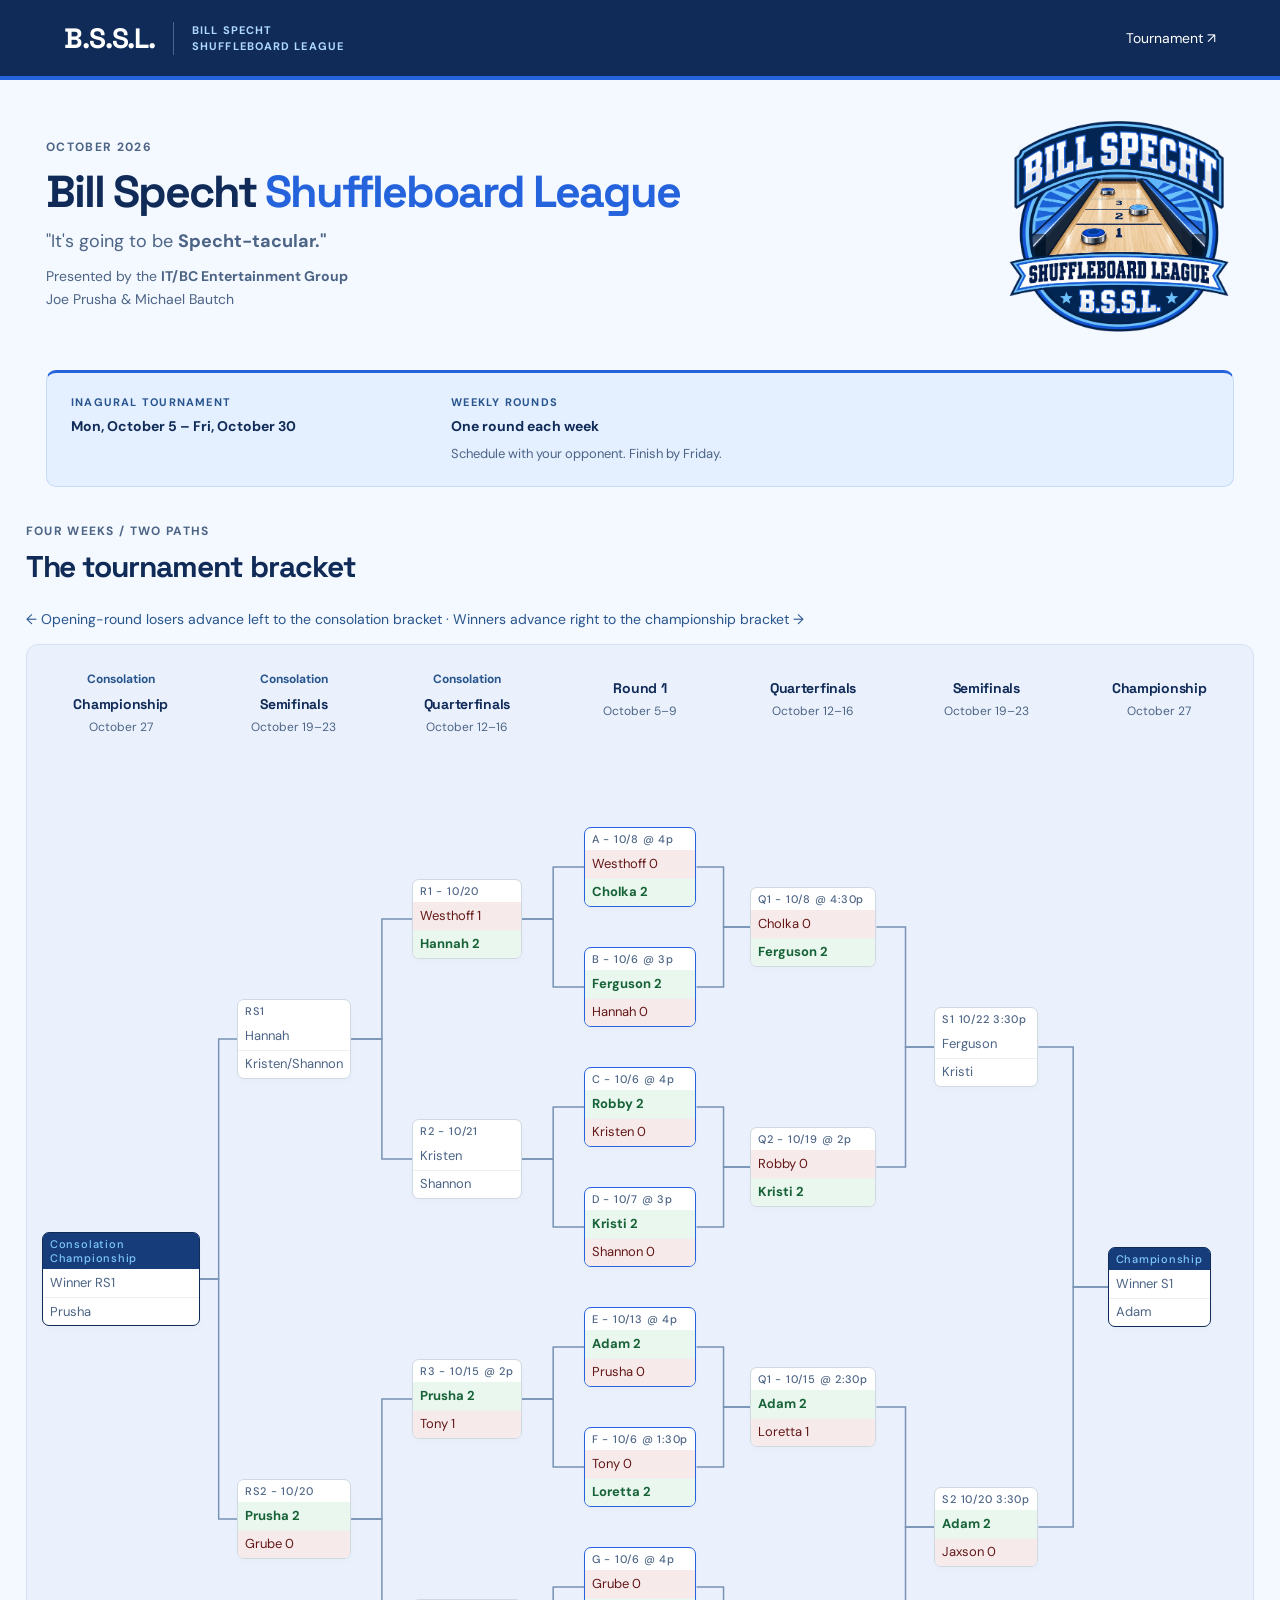
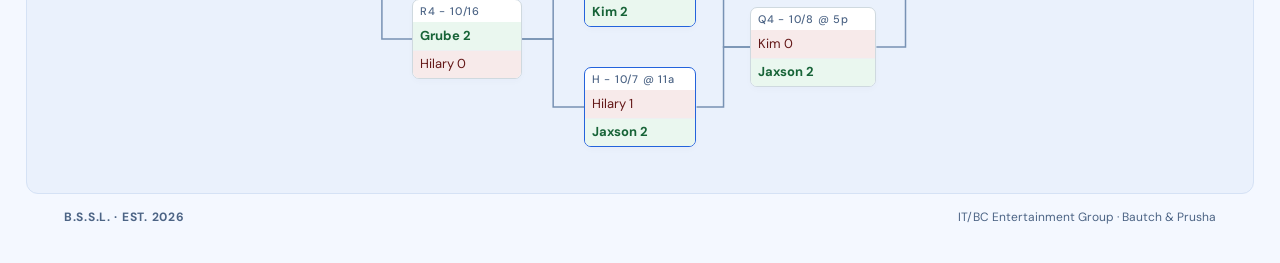
<file: index.html>
<!doctype html>

<html lang="en"><head><meta charset="utf-8"><meta name="viewport" content="width=device-width,initial-scale=1">
	
	<title>Bill Specht Shuffleboard League | B.S.S.L.</title>
	
	<meta name="description" content="The inaugural Bill Specht Shuffleboard League, October 5–30, 2026. Presented by Bautch &amp; Prusha of IT/BC Entertainment Group. Four-week single-elimination tournament.">
	
	<link rel="icon" href="data:image/svg+xml,%3Csvg xmlns='http://www.w3.org/2000/svg' viewBox='0 0 32 32'%3E%3Crect width='32' height='32' rx='8' fill='%23102b57'/%3E%3Ccircle cx='16' cy='16' r='10' fill='%2380c9ff'/%3E%3Ccircle cx='16' cy='16' r='6' fill='none' stroke='%23102b57' stroke-width='2'/%3E%3C/svg%3E">
	
	<link rel="stylesheet" href="style.css">
	
	<script src="app.js" defer></script>
	
	</head>
	
	<body>
		
		<header><a class="brand" href="#"><span class="brand-initials">B.S.S.L.</span><span class="brand-detail">BILL SPECHT<br>SHUFFLEBOARD LEAGUE</span></a>
	
	<nav aria-label="Main navigation">
		
		
		<a href="#playoffs">Tournament ↗</a>
	
	</nav>
		
		</header>
		
		
		<main>
			
			<section class="intro">
				
				<div class="intro-copy">
					<p class="eyebrow">OCTOBER 2026</p>
					
					<h1>Bill Specht <span>Shuffleboard League</span></h1>
					
					<p class="tagline">"It's going to be <em>Specht-tacular."</em></p>
					
					<p class="presented">Presented by the <strong>IT/BC Entertainment Group</strong><br>Joe Prusha &amp; Michael Bautch</p>
				
				</div>
				
				<img class="league-logo" src="assets/bssl-logo.png" alt="Bill Specht Shuffleboard League badge featuring a shuffleboard table and blue pucks" width="1280" height="1280">
			
			</section>
			
			<div class="season-strip" aria-label="Season details">
				<div><span class="eyebrow">INAGURAL TOURNAMENT</span><strong><time datetime="2026-10-05">Mon, October 5</time> – <time datetime="2026-10-30">Fri, October 30</time></strong></div>
				
				<div><span class="eyebrow">WEEKLY ROUNDS</span><strong>One round each week</strong><span>Schedule with your opponent. Finish by Friday.</span></div>
				
				<!--<div><span class="eyebrow">16 PLAYERS / ALL SKILL LEVELS</span><strong>New to the board? You're in good company.</strong><span>Learn together. Play together. Happy sliding!</span></div>-->
			
			</div>
			
			
			
			<section id="playoffs">
				
				<div class="heading"><div>
					<p class="eyebrow">FOUR WEEKS / TWO PATHS</p>
					
					<h2>The tournament bracket</h2></div>
									
				</div>
								
				<p class="bracket-directions">← Opening-round losers advance left to the consolation bracket · Winners advance right to the championship bracket →</p>
<div class="bracket combined-bracket" id="bracket" tabindex="0" role="region" aria-label="Combined tournament bracket. Opening matches in the center; scroll left for proposed consolation and right for main tournament."></div>
						
			</section>
		
		
</main>
		
		
		<footer>
			
			<span>B.S.S.L. · EST. 2026</span>
			<span>IT/BC Entertainment Group · Bautch &amp; Prusha</span>
		
		</footer>
		
		<noscript>Please enable JavaScript to view the tournament bracket.
		
		</noscript>
	
	</body>

</html>
</file>
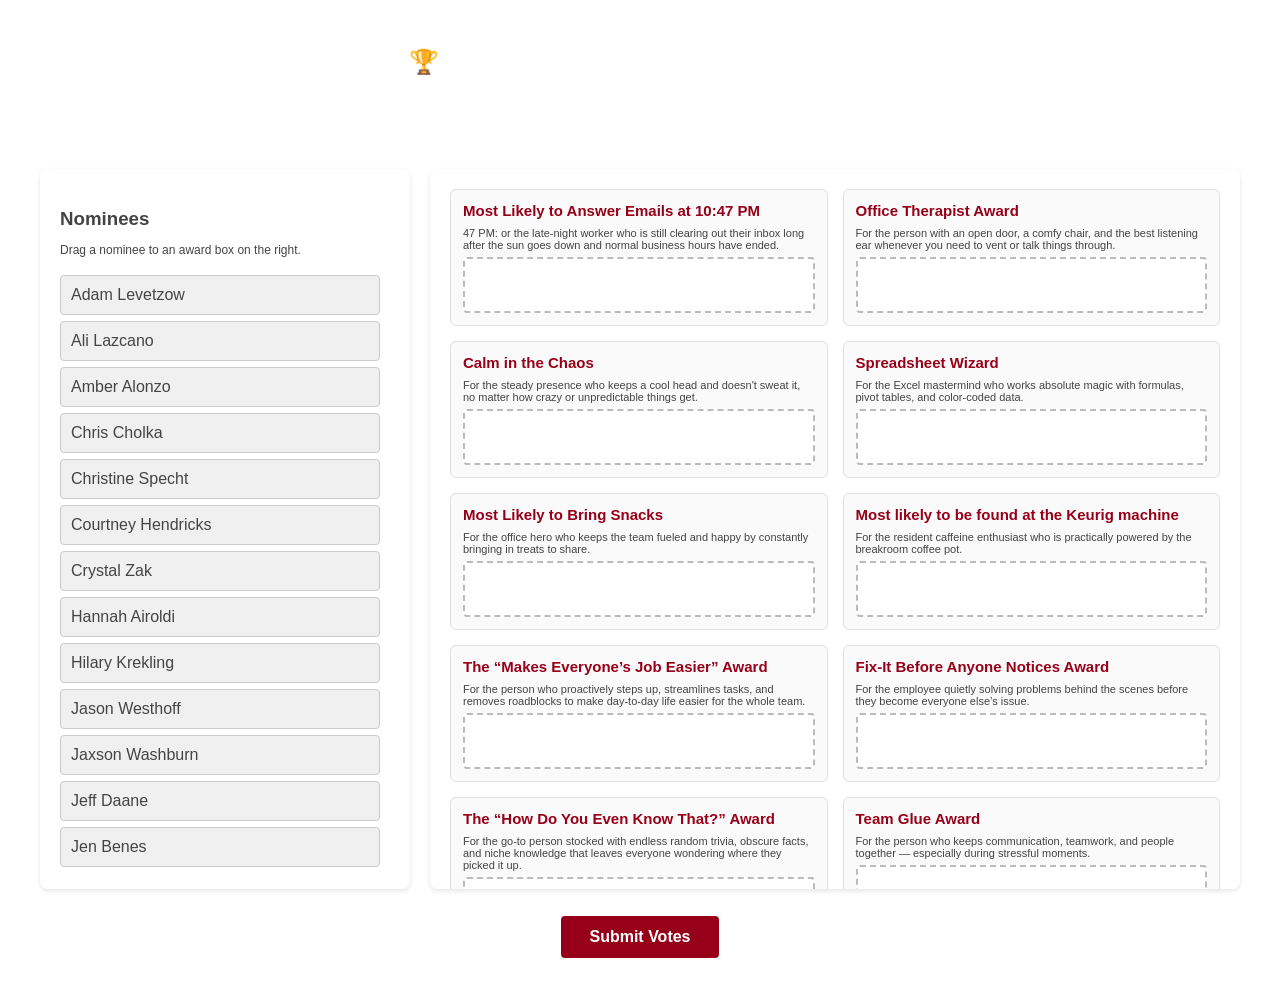
<file: pages/BUC-YE-Awards26.html>
<!DOCTYPE html>
<html lang="en">
<head>
  <meta charset="UTF-8">
  <title>Better U Crew - Year End Awards</title>


	<style>
	  /* ==============================		 Base Page		 ============================== */

	  body {
		font-family: -apple-system, BlinkMacSystemFont, "Segoe UI", Roboto, sans-serif;
		padding: 20px;
		/* Option 1: Using a image file */
		  background: url(https://st.depositphotos.com/1692993/4351/i/450/depositphotos_43519371-stock-photo-red-velvet-curtain-with-texture.jpg) no-repeat center center fixed; 
		  background-size: cover;
		/* background: #f4f4f9; */
		color: #444;
	  }

	  .header {
		text-align: center;
		margin-bottom: 25px;
		color: #fff;
	  }

	  .intro-text {
		max-width: 1200px;
		margin: 10px auto;
		line-height: 1.5;
		color: #fff;
	  }


	  /* ==============================		 Main Layout		 ============================== */

	  .container {
		display: flex;
		gap: 20px;
		max-width: 1200px;
		margin: auto;
		height: 80vh;
	  }


	  /* ==============================		 Nominee Sidebar		 ============================== */

	  .sidebar {
		width: 30%;
		background: #fff;
		padding: 20px;
		border-radius: 8px;
		box-shadow: 0 2px 5px rgba(0, 0, 0, 0.1);
		display: flex;
		flex-direction: column;
	  }

	  .sidebar-instruction {
		font-size: 12px;
		color: #444;
		margin-top: -5px;
	  }

	  #staff-list {
		overflow-y: auto;
		padding-right: 10px;
		flex-grow: 1;
	  }


	  /* ==============================		 Awards Grid		 ============================== */

	  .awards {
		width: 70%;
		background: #fff;
		padding: 20px;
		border-radius: 8px;
		box-shadow: 0 2px 5px rgba(0, 0, 0, 0.1);
		display: grid;
		grid-template-columns: 1fr 1fr;
		gap: 15px;
		overflow-y: auto;
		max-height: 100%;
	  }

	  .award-card {
		background: #fafafa;
		border: 1px solid #e0e0e0;
		border-radius: 6px;
		padding: 12px;
	  }

	  .award-card h4 {
		margin: 0 0 8px 0;
		font-size: 15px;
		color: #960019;
	  }

	  .award-description {
		font-size: 11px;
		color: #444;
		margin: 2px 0 6px 0;
	  }


	  /* ==============================		 Drag & Drop		 ============================== */

	  .draggable {
		padding: 10px;
		margin: 6px 0;
		background: #f0f0f0;
		border: 1px solid #ccc;
		border-radius: 4px;
		cursor: grab;
		user-select: none;
		font-weight: 500;
	  }

	  .draggable.disabled {
		opacity: 0.3;
		cursor: not-allowed;
		background: #e0e0e0;
		text-decoration: line-through;
	  }

	  .drop-zone {
		border: 2px dashed #bbb;
		min-height: 42px;
		border-radius: 4px;
		padding: 5px;
		background: #fff;
		display: flex;
		align-items: center;
		justify-content: center;
	  }

	  .drop-zone.filled {
		border-color: #960019;
		background: #fff5f5;
		border-style: solid;
	  }

	  .drop-zone .draggable {
		margin: 0;
		width: 100%;
		text-align: center;
		background: #960019;
		color: white;
		border: none;
	  }


	  /* ==============================		 Scrollbars		 ============================== */

	  #staff-list::-webkit-scrollbar,
	  .awards::-webkit-scrollbar {
		width: 6px;
	  }

	  #staff-list::-webkit-scrollbar-thumb,
	  .awards::-webkit-scrollbar-thumb {
		background-color: #ccc;
		border-radius: 4px;
	  }


	  /* ==============================		 Submit Button		 ============================== */

	  .submit-wrapper {
		text-align: center;
	  }

	  .submit-btn {
		background: #960019;
		color: white;
		border: 2px solid #fff;
		padding: 12px 28px;
		border-radius: 6px;
		cursor: pointer;
		font-size: 16px;
		font-weight: bold;
		margin-top: 25px;
	  }

	  .submit-btn:hover {
		background: #700013;
	  }


	  /* ==============================		 Backup Modal		 ============================== */

	  .modal {
		display: none;
		position: fixed;
		top: 0;
		left: 0;
		width: 100%;
		height: 100%;
		background: rgba(0, 0, 0, 0.6);
		align-items: center;
		justify-content: center;
	  }

	  .modal-content {
		background: #fff;
		padding: 25px;
		border-radius: 8px;
		max-width: 500px;
		width: 90%;
		text-align: center;
	  }

	  .modal-divider {
		border: 0;
		border-top: 1px solid #eee;
		margin: 15px 0;
	  }

	  .modal-description {
		font-size: 14px;
		color: #666;
	  }

	  .report-box {
		width: 100%;
		height: 120px;
		margin: 15px 0;
		padding: 10px;
		font-family: monospace;
		font-size: 13px;
		box-sizing: border-box;
	  }

	  .secondary-btn {
		background: #960019;
		color: white;
		border: none;
		padding: 8px 16px;
		border-radius: 4px;
		cursor: pointer;
		margin-top: 10px;
	  }

	  .secondary-btn.close-btn {
		background: #888;
	  }
		
/* Drag hover visual feedback */
	.drop-zone.drag-over {
	  border-color: #d4af37 !important; /* Gold outline */
	  background-color: #fffdf0 !important; /* Subtle warm glow */
	  box-shadow: 0 0 8px rgba(212, 175, 55, 0.4);
	}
	</style>

</head>

<body>

  <div class="header">

    <h2>🏆 2026 Cousins Subs Academy Awards</h2>

    <p class="intro-text">
      Welcome to the 2026 Cousins Subs Academy Awards! As a distinguished voter,
      you are tasked with deciding who takes home the ultimate office glory this year.
      Scroll through the nominees, drag them into their designated categories, and hit submit.
      Each team member is eligible for <strong>one</strong> win only, so make your votes count!
    </p>

  </div>


  <div class="container">

    <!-- Staff List Pool -->
    <div class="sidebar">

      <h3>Nominees</h3>

      <p class="sidebar-instruction">
        Drag a nominee to an award box on the right.
      </p>

      <!-- This inner div handles the name scrolling -->
      <div id="staff-list">

        <div class="draggable" draggable="true" id="user-1">Adam Levetzow</div>
        <div class="draggable" draggable="true" id="user-2">Ali Lazcano</div>
        <div class="draggable" draggable="true" id="user-3">Amber Alonzo</div>
        <div class="draggable" draggable="true" id="user-4">Chris Cholka</div>
        <div class="draggable" draggable="true" id="user-5">Christine Specht</div>
        <div class="draggable" draggable="true" id="user-6">Courtney Hendricks</div>
        <div class="draggable" draggable="true" id="user-7">Crystal Zak</div>
        <div class="draggable" draggable="true" id="user-8">Hannah Airoldi</div>
        <div class="draggable" draggable="true" id="user-9">Hilary Krekling</div>
        <div class="draggable" draggable="true" id="user-10">Jason Westhoff</div>
        <div class="draggable" draggable="true" id="user-11">Jaxson Washburn</div>
        <div class="draggable" draggable="true" id="user-12">Jeff Daane</div>
        <div class="draggable" draggable="true" id="user-13">Jen Benes</div>
        <div class="draggable" draggable="true" id="user-14">JJ Grube</div>
        <div class="draggable" draggable="true" id="user-15">JJ Palmert</div>
        <div class="draggable" draggable="true" id="user-16">Joe Ferguson</div>
        <div class="draggable" draggable="true" id="user-17">Joe Prusha</div>
        <div class="draggable" draggable="true" id="user-36">Joe Sharkey</div>
		<div class="draggable" draggable="true" id="user-18">Jon Klopp</div>
        <div class="draggable" draggable="true" id="user-19">Judy Milanowski</div>
        <div class="draggable" draggable="true" id="user-20">Kim Lesch</div>
        <div class="draggable" draggable="true" id="user-21">Kristen Tracy</div>
        <div class="draggable" draggable="true" id="user-22">Kristi Kramp</div>
        <div class="draggable" draggable="true" id="user-23">Loretta Wegner</div>
        <div class="draggable" draggable="true" id="user-24">Maja Gettrust</div>
        <div class="draggable" draggable="true" id="user-25">Mark Lalasz</div>
        <div class="draggable" draggable="true" id="user-26">Matthew Knoke</div>
        <div class="draggable" draggable="true" id="user-27">Matthew Somoles</div>
        <div class="draggable" draggable="true" id="user-28">Maya Jones</div>
        <div class="draggable" draggable="true" id="user-29">Mike Bautch</div>
        <div class="draggable" draggable="true" id="user-30">Robby Gogin</div>
        <div class="draggable" draggable="true" id="user-31">Ron Willman</div>
        <div class="draggable" draggable="true" id="user-32">Ryan Timm</div>
        <div class="draggable" draggable="true" id="user-33">Sam McFarland</div>
        <div class="draggable" draggable="true" id="user-34">Shannon Trudeau</div>
        <div class="draggable" draggable="true" id="user-35">Tony Scott</div>

      </div>
    </div>


    <!-- Award Categories Grid -->
    <div class="awards">

      <div class="award-card">
        <h4>Most Likely to Answer Emails at 10:47 PM</h4>
        <p class="award-description">47 PM: or the late-night worker who is still clearing out their inbox long after the sun goes down and normal business hours have ended.</p>
        <div class="drop-zone" data-category="Most Likely to Answer Emails at 10"></div>
      </div>

      <div class="award-card">
        <h4>Office Therapist Award</h4>
        <p class="award-description">For the person with an open door, a comfy chair, and the best listening ear whenever you need to vent or talk things through.</p>
        <div class="drop-zone" data-category="Office Therapist Award"></div>
      </div>

      <div class="award-card">
        <h4>Calm in the Chaos</h4>
        <p class="award-description">For the steady presence who keeps a cool head and doesn&#x27;t sweat it, no matter how crazy or unpredictable things get.</p>
        <div class="drop-zone" data-category="Calm in the Chaos"></div>
      </div>

      <div class="award-card">
        <h4>Spreadsheet Wizard</h4>
        <p class="award-description">For the Excel mastermind who works absolute magic with formulas, pivot tables, and color-coded data.</p>
        <div class="drop-zone" data-category="Spreadsheet Wizard"></div>
      </div>

      <div class="award-card">
        <h4>Most Likely to Bring Snacks</h4>
        <p class="award-description">For the office hero who keeps the team fueled and happy by constantly bringing in treats to share.</p>
        <div class="drop-zone" data-category="Most Likely to Bring Snacks"></div>
      </div>

      <div class="award-card">
        <h4>Most likely to be found at the Keurig machine</h4>
        <p class="award-description">For the resident caffeine enthusiast who is practically powered by the breakroom coffee pot.</p>
        <div class="drop-zone" data-category="Most likely to be found at the Keurig machine"></div>
      </div>

      <div class="award-card">
        <h4>The “Makes Everyone’s Job Easier” Award</h4>
        <p class="award-description">For the person who proactively steps up, streamlines tasks, and removes roadblocks to make day-to-day life easier for the whole team.</p>
        <div class="drop-zone" data-category="The “Makes Everyone’s Job Easier” Award"></div>
      </div>

      <div class="award-card">
        <h4>Fix-It Before Anyone Notices Award</h4>
        <p class="award-description">For the employee quietly solving problems behind the scenes before they become everyone else’s issue.</p>
        <div class="drop-zone" data-category="Fix-It Before Anyone Notices Award"></div>
      </div>

      <div class="award-card">
        <h4>The “How Do You Even Know That?” Award</h4>
        <p class="award-description">For the go-to person stocked with endless random trivia, obscure facts, and niche knowledge that leaves everyone wondering where they picked it up.</p>
        <div class="drop-zone" data-category="The “How Do You Even Know That?” Award"></div>
      </div>

      <div class="award-card">
        <h4>Team Glue Award</h4>
        <p class="award-description">For the person who keeps communication, teamwork, and people together — especially during stressful moments.</p>
        <div class="drop-zone" data-category="Team Glue Award"></div>
      </div>

      <div class="award-card">
        <h4>Glow-Up Award</h4>
        <p class="award-description">For the person who showed huge growth in confidence, leadership, skill, or ownership this year.</p>
        <div class="drop-zone" data-category="Glow-Up Award"></div>
      </div>

      <div class="award-card">
        <h4>Chaos Coordinator Award</h4>
        <p class="award-description">For the person juggling 47 things at once and somehow keeping everything moving.</p>
        <div class="drop-zone" data-category="Chaos Coordinator Award"></div>
      </div>

      <div class="award-card">
        <h4>Human Swiss Army Knife Award</h4>
        <p class="award-description">For the employee who can jump into almost anything and help.</p>
        <div class="drop-zone" data-category="Human Swiss Army Knife Award"></div>
      </div>

      <div class="award-card">
        <h4>Most Likely to Reply in 0.3 Seconds Award</h4>
        <p class="award-description">Perfect for your ultra-responsive employees.</p>
        <div class="drop-zone" data-category="Most Likely to Reply in 0.3 Seconds Award"></div>
      </div>

      <div class="award-card">
        <h4>Above &amp; Beyond Without Asking Award</h4>
        <p class="award-description">For the person who consistently does more than expected without needing recognition.</p>
        <div class="drop-zone" data-category="Above &amp; Beyond Without Asking Award"></div>
      </div>

      <div class="award-card">
        <h4>Meeting MVP Award</h4>
        <p class="award-description">For the employee who actually moves meetings forward instead of just sitting there silently.</p>
        <div class="drop-zone" data-category="Meeting MVP Award"></div>
      </div>

      <div class="award-card">
        <h4>Culture Carrier Award</h4>
        <p class="award-description">For someone who naturally represents the company’s values without forcing it.</p>
        <div class="drop-zone" data-category="Culture Carrier Award"></div>
      </div>

      <div class="award-card">
        <h4>Unsung Hero Award</h4>
        <p class="award-description">For the person quietly behind the scenes making a huge impact and doing heavy lifting, but telling no one.</p>
        <div class="drop-zone" data-category="Unsung Hero Award"></div>
      </div>

      <div class="award-card">
        <h4>The Reliable Since Day One Award</h4>
        <p class="award-description">For longtime dependable employees who consistently deliver.</p>
        <div class="drop-zone" data-category="The Reliable Since Day One Award"></div>
      </div>

      <div class="award-card">
        <h4>Positive Pressure Award</h4>
        <p class="award-description">For the person whose work ethic naturally motivates everyone else to level up.</p>
        <div class="drop-zone" data-category="Positive Pressure Award"></div>
      </div>

      <div class="award-card">
        <h4>Work Bestie to All Award</h4>
        <p class="award-description">For the employee who somehow has strong relationships with literally everyone.</p>
        <div class="drop-zone" data-category="Work Bestie to All Award"></div>
      </div>

      <div class="award-card">
        <h4>Sneaker King/Queen of the office</h4>
        <p class="award-description">For the person whose footwear choice always gets noticed</p>
        <div class="drop-zone" data-category="Sneaker King/Queen of the office"></div>
      </div>

      <div class="award-card">
        <h4>Stanley Cup Champion</h4>
        <p class="award-description">Person who always had a cup of water in their hand</p>
        <div class="drop-zone" data-category="Stanley Cup Champion"></div>
      </div>

      <div class="award-card">
        <h4>Most Likely to be the next &quot;Jake from State Farm&quot;</h4>
		<p class="award-description">For the person with enough charm and personality to star in their own commercial. Khakis optional</p>
        <div class="drop-zone" data-category="Most Likely to be the next &quot;Jake from State Farm&quot;"></div>
      </div>

      <div class="award-card">
        <h4>The “I Have a Guy” Award</h4>
        <p class="award-description">For the person who somehow has a connection for literally everything.</p>
        <div class="drop-zone" data-category="The “I Have a Guy” Award"></div>
      </div>

      <div class="award-card">
        <h4>Office Historian Award</h4>
        <p class="award-description">For the person who remembers classic Cousins history, from past LTOs and retired menu items to old operational procedures and why things were built the way they are.</p>
        <div class="drop-zone" data-category="Office Historian Award"></div>
      </div>

      <div class="award-card">
        <h4>Human Calendar Award</h4>
        <p class="award-description">For the person who somehow knows where everyone is, what everyone is doing and when everyone is out.</p>
        <div class="drop-zone" data-category="Human Calendar Award"></div>
      </div>

      <div class="award-card">
        <h4>Office News Award</h4>
        <p class="award-description">For the person who somehow hears everything through the grapevine first and always stays in the loop on what&#x27;s happening around the office.</p>
        <div class="drop-zone" data-category="Office News Award"></div>
      </div>

      <div class="award-card">
        <h4>The “Did You See This?” Award</h4>
        <p class="award-description">For the person constantly sending links, screenshots, memes and things everyone absolutely needs to see.</p>
        <div class="drop-zone" data-category="The “Did You See This?” Award"></div>
      </div>

      <div class="award-card">
        <h4>Office DJ Award</h4>
        <p class="award-description">For the person who always has the playlist, song recommendation or perfect office soundtrack ready.</p>
        <div class="drop-zone" data-category="Office DJ Award"></div>
      </div>

      <div class="award-card">
        <h4>Most Likely to Have a Story for That</h4>
        <p class="award-description">For the person who always has a story, connection or oddly relevant anecdote.</p>
        <div class="drop-zone" data-category="Most Likely to Have a Story for That"></div>
      </div>

      <div class="award-card">
        <h4>Most Likely to Make Everyone Laugh</h4>
        <p class="award-description">For the person who can find the funny side of almost any situation.</p>
        <div class="drop-zone" data-category="Most Likely to Make Everyone Laugh"></div>
      </div>

      <div class="award-card">
        <h4>Most Likely to Be Wearing Company Swag</h4>
        <p class="award-description">For the person who is basically a walking advertisement for the company.</p>
        <div class="drop-zone" data-category="Most Likely to Be Wearing Company Swag"></div>
      </div>

      <div class="award-card">
        <h4>Most Likely to Say “I’ll Figure It Out”</h4>
        <p class="award-description">For the person who doesn&#x27;t necessarily have the answer — yet — but somehow always finds one.</p>
        <div class="drop-zone" data-category="Most Likely to Say “I’ll Figure It Out”"></div>
      </div>

      <div class="award-card">
        <h4>Most Likely to Have a Backup Plan</h4>
        <p class="award-description">For the person who already has Plan B — and probably Plan C — before anyone else realizes Plan A is in trouble.</p>
        <div class="drop-zone" data-category="Most Likely to Have a Backup Plan"></div>
      </div>

      <div class="award-card">
        <h4>The &quot;Mute Button&quot; Award</h4>
        <p class="award-description">For the person who routinely talks on mute before realizing it.</p>
        <div class="drop-zone" data-category="The &quot;Mute Button&quot; Award"></div>
      </div>

      <div class="award-card">
        <h4>The &quot;Email Novelist&quot; Award</h4>
        <p class="award-description">For the person whose emails double as epic short stories, complete with full backstories.</p>
        <div class="drop-zone" data-category="The &quot;Email Novelist&quot; Award"></div>
      </div>

      <div class="award-card">
        <h4>5-Star Breakroom Chef</h4>
        <p class="award-description">For the person whose lunch always smells incredible and looks like it was plated by a 5-star chef while the rest of us eat leftovers.</p>
        <div class="drop-zone" data-category="5-Star Breakroom Chef"></div>
      </div>

      <div class="award-card">
        <h4>Rock Solid</h4>
        <p class="award-description">For the person who is the definition of consistent—same high quality, same great attitude, every single day.</p>
        <div class="drop-zone" data-category="Rock Solid"></div>
      </div>

      <div class="award-card">
        <h4>Breakfast Club</h4>
        <p class="award-description">For the early bird who is always in the office working before the lights are fully turned on.</p>
        <div class="drop-zone" data-category="Breakfast Club"></div>
      </div>

      <div class="award-card">
        <h4>The Sugar &amp; Spice Award</h4>
        <p class="award-description">For the genuinely nice person whose default setting is pure kindness, warmth, and positivity toward everyone.</p>
        <div class="drop-zone" data-category="The Sugar &amp; Spice Award"></div>
      </div>

    </div>
  </div>


  <div class="submit-wrapper">
    <button type="button" class="submit-btn" onclick="submitVotes()">
      Submit Votes
    </button>
  </div>


  <!-- Backup Modal UI -->
  <div id="backup-modal" class="modal">

    <div class="modal-content">

      <h3>Votes Generated!</h3>

      <p>A draft email should have opened automatically in Outlook. Just click "SEND" and your votes will be submitted!</p>

      <hr class="modal-divider">

      <p class="modal-description">
        Outlook didn't open? Copy your formatted votes below and manually send an email to
        <strong>michael.bautch@cousinssubs.com</strong>:
      </p>

      <textarea id="report-text" class="report-box" readonly></textarea>

      <button class="secondary-btn" onclick="copyReport()">
        📋 Copy Votes to Clipboard
      </button>

      <button class="secondary-btn close-btn" onclick="closeModal()">
        Close
      </button>

    </div>
  </div>


<script>
    let selectedPeople = new Set();

    // Setup Drag Events
    document.querySelectorAll('.draggable').forEach(item => {
      item.addEventListener('dragstart', e => {
        if (item.classList.contains('disabled')) {
          e.preventDefault();
          return;
        }

        e.dataTransfer.setData('text/plain', item.id);
      });
    });


    // Setup Drop Zones
    document.querySelectorAll('.drop-zone').forEach(zone => {

      // Allow drop
      zone.addEventListener('dragover', e => {
        e.preventDefault();
      });

      // Highlight box when dragging OVER it
      zone.addEventListener('dragenter', e => {
        e.preventDefault();
        zone.classList.add('drag-over');
      });

      // Remove highlight when dragging AWAY
      zone.addEventListener('dragleave', e => {
        zone.classList.remove('drag-over');
      });

      // Handle the drop
      zone.addEventListener('drop', e => {
        e.preventDefault();
        zone.classList.remove('drag-over'); // Clean up highlight on drop

        const id = e.dataTransfer.getData('text/plain');
        const draggedElement = document.getElementById(id);

        if (!draggedElement) return;

        // If zone already has a vote, reset previous person back to pool
        if (zone.children.length > 0) {
          const oldPersonId = zone.children[0].dataset.personId;

          selectedPeople.delete(oldPersonId);

          document.getElementById(oldPersonId).classList.remove('disabled');

          zone.innerHTML = '';
        }

        // Add clone to drop zone
        const clone = draggedElement.cloneNode(true);

        clone.dataset.personId = id;

        zone.appendChild(clone);
        zone.classList.add('filled');

        // Lock out person from other categories
        selectedPeople.add(id);

        draggedElement.classList.add('disabled');
      });

    });


    function submitVotes() {

      let emailBody = "BUC END OF YEAR AWARD VOTES:\n\n";
      let hasVotes = false;

      document.querySelectorAll('.drop-zone').forEach(zone => {

        const category = zone.dataset.category;

        const winner =
          zone.children.length > 0
            ? zone.children[0].innerText
            : "No Vote";

        emailBody += `${category}: ${winner}\n`;

        if (zone.children.length > 0) {
          hasVotes = true;
        }

      });


      if (!hasVotes) {
        alert("Please cast at least one vote before submitting!");
        return;
      }


      // 1. Trigger Outlook Mailto
      const recipient = "michael.bautch@cousinssubs.com";
      const subject = encodeURIComponent("BUC End of Year Award Votes");
      const body = encodeURIComponent(emailBody);

      window.location.href =
        `mailto:${recipient}?subject=${subject}&body=${body}`;


      // 2. Populate and display backup screen immediately
      document.getElementById('report-text').value = emailBody;

      document.getElementById('backup-modal').style.display = 'flex';

    }


    function copyReport() {

      const copyText = document.getElementById("report-text");

      copyText.select();

      navigator.clipboard.writeText(copyText.value);

      alert("Votes copied to clipboard!");

    }


    function closeModal() {

      document.getElementById('backup-modal').style.display = 'none';

    }
  </script>

</body>
</html>
</file>
<file: style.css>
@import url('https://fonts.googleapis.com/css2?family=DM+Sans:wght@400;500;600;700&family=Space+Grotesk:wght@400;500;600;700&display=swap');
:root{--ink:#102b57;--muted:#4c6485;--line:#d5e2f5;--lime:#80c9ff}*{box-sizing:border-box}html{scroll-behavior:smooth;scroll-padding-top:24px}body{margin:0;background:#f4f8ff;color:var(--ink);font:16px 'DM Sans',sans-serif}header{background:var(--ink);color:white;display:flex;justify-content:space-between;align-items:center;gap:24px;padding:20px 5vw}.brand{display:flex;align-items:center;gap:10px;color:white;text-decoration:none;font-size:14px;letter-spacing:.06em;font-weight:700}.brand b{font-size:32px;color:var(--lime);line-height:1}.brand span{color:var(--lime)}nav{display:flex;gap:28px}nav a{color:white;font-size:14px;text-decoration:none}nav a:hover{color:var(--lime)}a:focus-visible,[tabindex]:focus-visible{outline:3px solid #2463dc;outline-offset:4px}main{max-width:1320px;margin:auto;padding:0 5vw}.intro{display:flex;justify-content:space-between;gap:30px;align-items:center;padding:45px 0;border-bottom:1px solid var(--line)}.eyebrow{font-size:12px;letter-spacing:.11em;font-weight:700;color:var(--muted);margin:0 0 12px}h1,h2,h3{font-family:'Space Grotesk',sans-serif}h1{font-size:clamp(38px,4.8vw,64px);letter-spacing:-.055em;line-height:1.04;margin:0}.intro p:not(.eyebrow){color:var(--muted);margin-bottom:0}.intro aside{min-width:230px;border-left:1px solid var(--line);padding-left:38px}.intro aside strong{display:flex;gap:16px;align-items:center;font-size:64px;font-family:'Space Grotesk',sans-serif;letter-spacing:-.06em}.intro small{font:500 14px/1.5 'DM Sans',sans-serif;letter-spacing:0}.intro aside p{font-size:14px;margin:0}section[id]{padding-top:36px}.heading{display:flex;justify-content:space-between;gap:20px;align-items:center;margin-bottom:22px}.heading .eyebrow{margin-bottom:8px}h2{font-size:30px;letter-spacing:-.035em;margin:0}.badge{padding:8px 12px;font-size:12px;font-weight:700;background:var(--lime);border-radius:5px;white-space:nowrap}.outline{background:none;border:1px solid #bdc8ce}.table-wrap{overflow:auto;background:white;border:1px solid var(--line);border-radius:10px}table{border-collapse:collapse;width:100%;text-align:right;white-space:nowrap}th,td{padding:14px 20px;border-bottom:1px solid #e8ecee;font-size:14px}thead th{font-size:12px;font-weight:500;color:var(--muted);background:#edf3fd}th:first-child,td:first-child{text-align:center;width:70px}th:nth-child(2){text-align:left}tbody tr:last-child>*{border-bottom:0}.team{font-size:15px;font-weight:600}.avatar{display:inline-flex;align-items:center;justify-content:center;width:30px;height:30px;margin-right:12px;border-radius:7px;background:#dfebfc;color:#225291;font-size:11px}.rank{font-family:'Space Grotesk',sans-serif;color:var(--muted)}.top-seed td:first-child{border-left:3px solid #2463dc}.top-seed .rank{font-weight:700;color:var(--ink)}tbody tr:first-child{background:#eaf2ff}tbody tr:first-child .avatar{background:var(--lime);color:var(--ink)}tbody tr:hover{background:#edf5ff}td{font-variant-numeric:tabular-nums}.wins,.pct{font-weight:600}.positive{color:#235ec0}.legend{display:flex;gap:24px;margin-top:15px;font-size:12px;color:var(--muted)}.legend i{display:inline-block;background:#2463dc;width:9px;height:9px;margin-right:6px}.fine{font-size:12px;color:var(--muted);line-height:1.6}.description{max-width:720px;color:var(--muted);line-height:1.6;margin:-6px 0 28px}.bracket{display:grid;grid-template-columns:repeat(4,minmax(0,1fr));gap:28px;border:1px solid var(--line);border-radius:12px;background:#eaf1fc;padding:26px 22px}.round h3{font-size:16px;margin:0 0 6px;letter-spacing:-.02em}.round-note{font-size:12px;color:var(--muted);margin:0 0 20px}.matches{height:1120px;display:flex;flex-direction:column;justify-content:space-around;gap:16px}.match{position:relative;background:white;border:1px solid #cfd9df;border-radius:7px;box-shadow:0 3px 6px #102b5705}.match:after{content:'';position:absolute;top:50%;right:-29px;width:28px;border-top:1px solid #aebdc6}.round-3 .match:after{display:none}.match-label{font-size:12px;letter-spacing:.07em;color:var(--muted);font-weight:500;margin:0;padding:9px 10px 6px}.entrant{display:flex;align-items:center;gap:8px;padding:9px 10px;font-size:14px;min-height:38px}.entrant:last-child{border-top:1px solid #edf0f2}.seed{min-width:18px;text-align:center;font-size:12px;color:var(--muted)}.name{overflow-wrap:anywhere}.pending{color:var(--muted)}.round-3 .match{border-color:var(--ink)}.round-3 .match-label{background:var(--ink);color:var(--lime);border-radius:5px 5px 0 0;padding:12px}.note{border-bottom:1px solid var(--line);padding:20px 0 28px;font-size:14px;color:var(--muted);line-height:1.6}.note strong{color:var(--ink)}footer{max-width:1320px;margin:auto;padding:14px 5vw 36px;display:flex;justify-content:space-between;gap:15px;color:var(--muted);font-size:12px}footer span:first-child{letter-spacing:.06em;font-weight:700}.sr-only{position:absolute;width:1px;height:1px;overflow:hidden;clip:rect(0,0,0,0)}@media(max-width:1000px){.bracket{gap:18px;padding:20px 14px}.match:after{right:-19px;width:18px}.entrant{padding:8px 6px;gap:3px}th,td{padding:14px}.intro aside{min-width:200px;padding-left:25px}}@media(max-width:760px){header{flex-wrap:wrap;gap:16px}.brand{font-size:12px}.brand span{display:none}nav{gap:20px}.intro{padding:32px 0}.intro aside{display:none}h1{font-size:42px}h2{font-size:26px}table{min-width:670px}.bracket{grid-template-columns:repeat(2,minmax(0,1fr));gap:28px 18px}.matches{height:auto;justify-content:flex-start}.match:after{display:none}.entrant{font-size:14px;padding:10px;gap:6px}.legend{flex-wrap:wrap;gap:8px 18px}.heading{align-items:flex-end}footer{flex-wrap:wrap}}@media(max-width:440px){.bracket{grid-template-columns:1fr;padding:20px}.round{border-bottom:1px solid #ced9df;padding-bottom:22px}.round:last-child{border:0;padding-bottom:0}.entrant{font-size:15px}.heading{flex-wrap:wrap;gap:12px}h1{font-size:38px}nav{width:100%;justify-content:flex-end}}@media(prefers-reduced-motion:reduce){html{scroll-behavior:auto}}

/* B.S.S.L. league identity */
header{background:#102b57;border-bottom:4px solid #2463dc}.brand{gap:18px}.brand .brand-initials{font-family:'Space Grotesk',sans-serif;font-size:28px;color:white;letter-spacing:-.04em}.brand .brand-detail{display:block;color:#afd9ff;font-size:11px;line-height:1.5;letter-spacing:.1em;border-left:1px solid #4a658c;padding-left:18px}.intro{padding:30px 0;gap:28px;border-bottom:0}.intro-copy{min-width:0}.intro h1{font-size:clamp(32px,3.5vw,48px);line-height:1.12;letter-spacing:-.045em}.intro h1 span{color:#2463dc}.intro .tagline{font-size:18px;color:#284f87;margin:12px 0}.tagline em{font-style:normal;font-weight:700}.intro .presented{font-size:14px;line-height:1.65;color:#4c6485;margin:12px 0 0}.intro .presented strong{display:inline;font:inherit;font-weight:700;letter-spacing:normal;white-space:normal;overflow-wrap:anywhere}.league-logo{width:230px;height:230px;object-fit:contain;flex-shrink:0}.season-strip{display:grid;grid-template-columns:1.05fr 1fr 1.15fr;gap:20px;padding:22px 24px;background:#e4efff;border:1px solid #c7daf7;border-radius:10px;border-top:3px solid #2463dc}.season-strip>div{display:flex;flex-direction:column;gap:7px}.season-strip .eyebrow{margin:0;color:#28558e;font-size:11px}.season-strip strong{font-size:14px;line-height:1.5}.season-strip span:not(.eyebrow){font-size:13px;line-height:1.5;color:#4c6485}.badge{background:#d7eaff;color:#174a99}.badge.outline{background:transparent;border-color:#91b3e2}.round-3 .match-label{background:#163d79}.table-wrap{box-shadow:0 4px 16px #16428205}footer{line-height:1.6}
@media(max-width:760px){.league-logo{width:160px;height:160px}.intro{gap:16px}.intro h1{font-size:34px}.season-strip{grid-template-columns:1fr;gap:17px}.season-strip>div+div{border-top:1px solid #c7daf7;padding-top:15px}.brand .brand-initials{font-size:25px}.brand .brand-detail{font-size:10px}}
@media(max-width:480px){.intro{flex-direction:column-reverse;align-items:flex-start;gap:16px}.league-logo{width:145px;height:145px;align-self:center}.intro h1{font-size:34px}.intro .eyebrow{font-size:11px}.brand{gap:12px}.brand .brand-detail{padding-left:12px}header nav{justify-content:flex-start}.season-strip{padding:18px}}

@media(min-width:761px){.match{flex-shrink:0}}

/* Keep the page narrow; only the tournament bracket scrolls on mobile. */
@media (max-width: 760px) {
  .intro-copy,
  .heading > div,
  .brand {
    min-width: 0;
    max-width: 100%;
  }

  .intro h1,
  .heading h2,
  .brand-detail {
    white-space: normal;
    overflow-wrap: anywhere;
  }

  .intro h1 {
    font-size: clamp(1.875rem, 7vw, 2.125rem);
    line-height: 1.15;
  }

  .intro h1 span {
    display: block;
  }

  .bracket {
    width: 100%;
    max-width: 100%;
    min-width: 0;
    grid-template-columns: repeat(4, 15rem);
    gap: 1.125rem;
    padding: 1.25rem 1rem;
    overflow-x: auto;
    overscroll-behavior-x: contain;
    -webkit-overflow-scrolling: touch;
    scroll-snap-type: x proximity;
    scroll-padding-inline: 1rem;
  }

  .bracket .round {
    min-width: 0;
    border-bottom: 0;
    padding-bottom: 0;
    scroll-snap-align: start;
  }

  .bracket .matches {
    height: 50rem;
    justify-content: space-around;
  }

  .bracket .match {
    flex-shrink: 0;
  }

  .bracket .match::after {
    display: block;
    right: -1.1875rem;
    width: 1.125rem;
  }

  .bracket .round:last-child .match::after {
    display: none;
  }
}

/* Compact bracket: equal-height slots keep each advancing round centered. */
.bracket .matches {
  height: 50rem;
  display: grid;
  grid-template-rows: repeat(8, minmax(0, 1fr));
  align-items: center;
  gap: 0;
}

.bracket .round-1 .matches {
  grid-template-rows: repeat(4, minmax(0, 1fr));
}

.bracket .round-2 .matches {
  grid-template-rows: repeat(2, minmax(0, 1fr));
}

.bracket .round-3 .matches {
  grid-template-rows: minmax(0, 1fr);
}

.bracket .match-label {
  padding: 4px 10px;
  line-height: 1.3;
}

.bracket .entrant {
  min-height: 28px;
  padding: 4px 10px;
  line-height: 1.4;
}

.bracket .round-note {
  margin-bottom: 10px;
}

/* Results and measured advancement paths. */
.bracket { position: relative; isolation: isolate; }
.bracket .match::after { display: none; }
.bracket-connectors {
  position: absolute;
  left: 0;
  top: 0;
  pointer-events: none;
  z-index: 0;
  overflow: hidden;
}
.bracket-connectors path {
  fill: none;
  stroke: #7892b4;
  stroke-width: 1.5;
  vector-effect: non-scaling-stroke;
}
.bracket .round { position: relative; z-index: 1; }
.bracket .entrant.winner { color: #176337; background: #eaf7ef; font-weight: 700; }
.bracket .entrant.loser { color: #631717; background: #f7eaea;}
.bracket .entrant:last-child { border-radius: 0 0 6px 6px; }

/* Optional consolation preview: four opening games, two semifinals, one final. */
.redemption-bracket { grid-template-columns: repeat(3, minmax(0, 1fr)); }
.redemption-bracket .matches { height: 25rem; }
.redemption-bracket .round-0 .matches { grid-template-rows: repeat(4, minmax(0, 1fr)); }
.redemption-bracket .round-1 .matches { grid-template-rows: repeat(2, minmax(0, 1fr)); }
.redemption-bracket .round-2 .matches { grid-template-rows: minmax(0, 1fr); }
.redemption-bracket .round:last-child .match { border-color: var(--ink); }
.redemption-bracket .round:last-child .match-label { background: #163d79; color: var(--lime); border-radius: 5px 5px 0 0; }
#redemption .heading { flex-wrap: wrap; }
@media (max-width: 760px) {
  .redemption-bracket { grid-template-columns: repeat(3, 15rem); }
}

/* Shared opening round with two outward paths. */
.combined-bracket {
  grid-template-columns: repeat(7, minmax(10.5rem, 1fr));
  gap: 1.25rem;
  width: 100%; max-width: 100%; min-width: 0;
  overflow-x: auto; overscroll-behavior-x: contain;
  scroll-snap-type: x proximity; scroll-padding-inline: 1rem;
}
.combined-bracket .round { border: 0; padding-bottom: 0; min-width: 0; scroll-snap-align: center; }
.combined-bracket .round-heading { min-height: 8rem; text-align: center; }
.combined-bracket .branch-label { font-size: 12px; font-weight: 700; color: #28558e; margin: 0 0 8px; }
.combined-bracket .matches { height: 50rem; grid-template-rows: repeat(var(--match-count), minmax(0, 1fr)); }
.combined-bracket .final-round .match { border-color: var(--ink); }
.combined-bracket .final-round .match-label { background: #163d79; color: var(--lime); border-radius: 5px 5px 0 0; }
.combined-bracket .side-opening .match { border-color: #2463dc; }
.bracket-directions { font-size: 14px; line-height: 1.6; color: #28558e; }
.consolation-status { font-size: 13px; line-height: 1.6; color: var(--muted); margin-bottom: 20px; }
@media(max-width:760px) { .combined-bracket { grid-template-columns: repeat(7,15rem); } }

/* Give all seven columns the desktop width, without widening the intro. */
@media (min-width: 1024px) {
  main { max-width: none; padding-inline: 2vw; }
  main > :not(#playoffs) { max-width: 1188px; margin-inline: auto; }
  .combined-bracket {
    grid-template-columns: repeat(7, minmax(0, 1fr));
    gap: clamp(10px, 1.2vw, 24px);
    padding-inline: clamp(12px, 1.2vw, 24px);
    scroll-snap-type: none;
  }
  .combined-bracket .round-heading,
  .combined-bracket .match-label { overflow-wrap: anywhere; }
  .combined-bracket .match { min-width: 0; width: 100%; }
  .combined-bracket .entrant .name { min-width: 0; }
}

/* Allow wrapped match times and player names some room on smaller laptops. */
@media (min-width: 1024px) and (max-width: 1399px) {
  .combined-bracket .matches { height: 60rem; }
  .combined-bracket .entrant { font-size: 13px; padding-inline: 7px; }
  .combined-bracket .match-label { font-size: 11px; padding-inline: 7px; }
  .combined-bracket .round h3 { font-size: 14px; }
}
</file>
